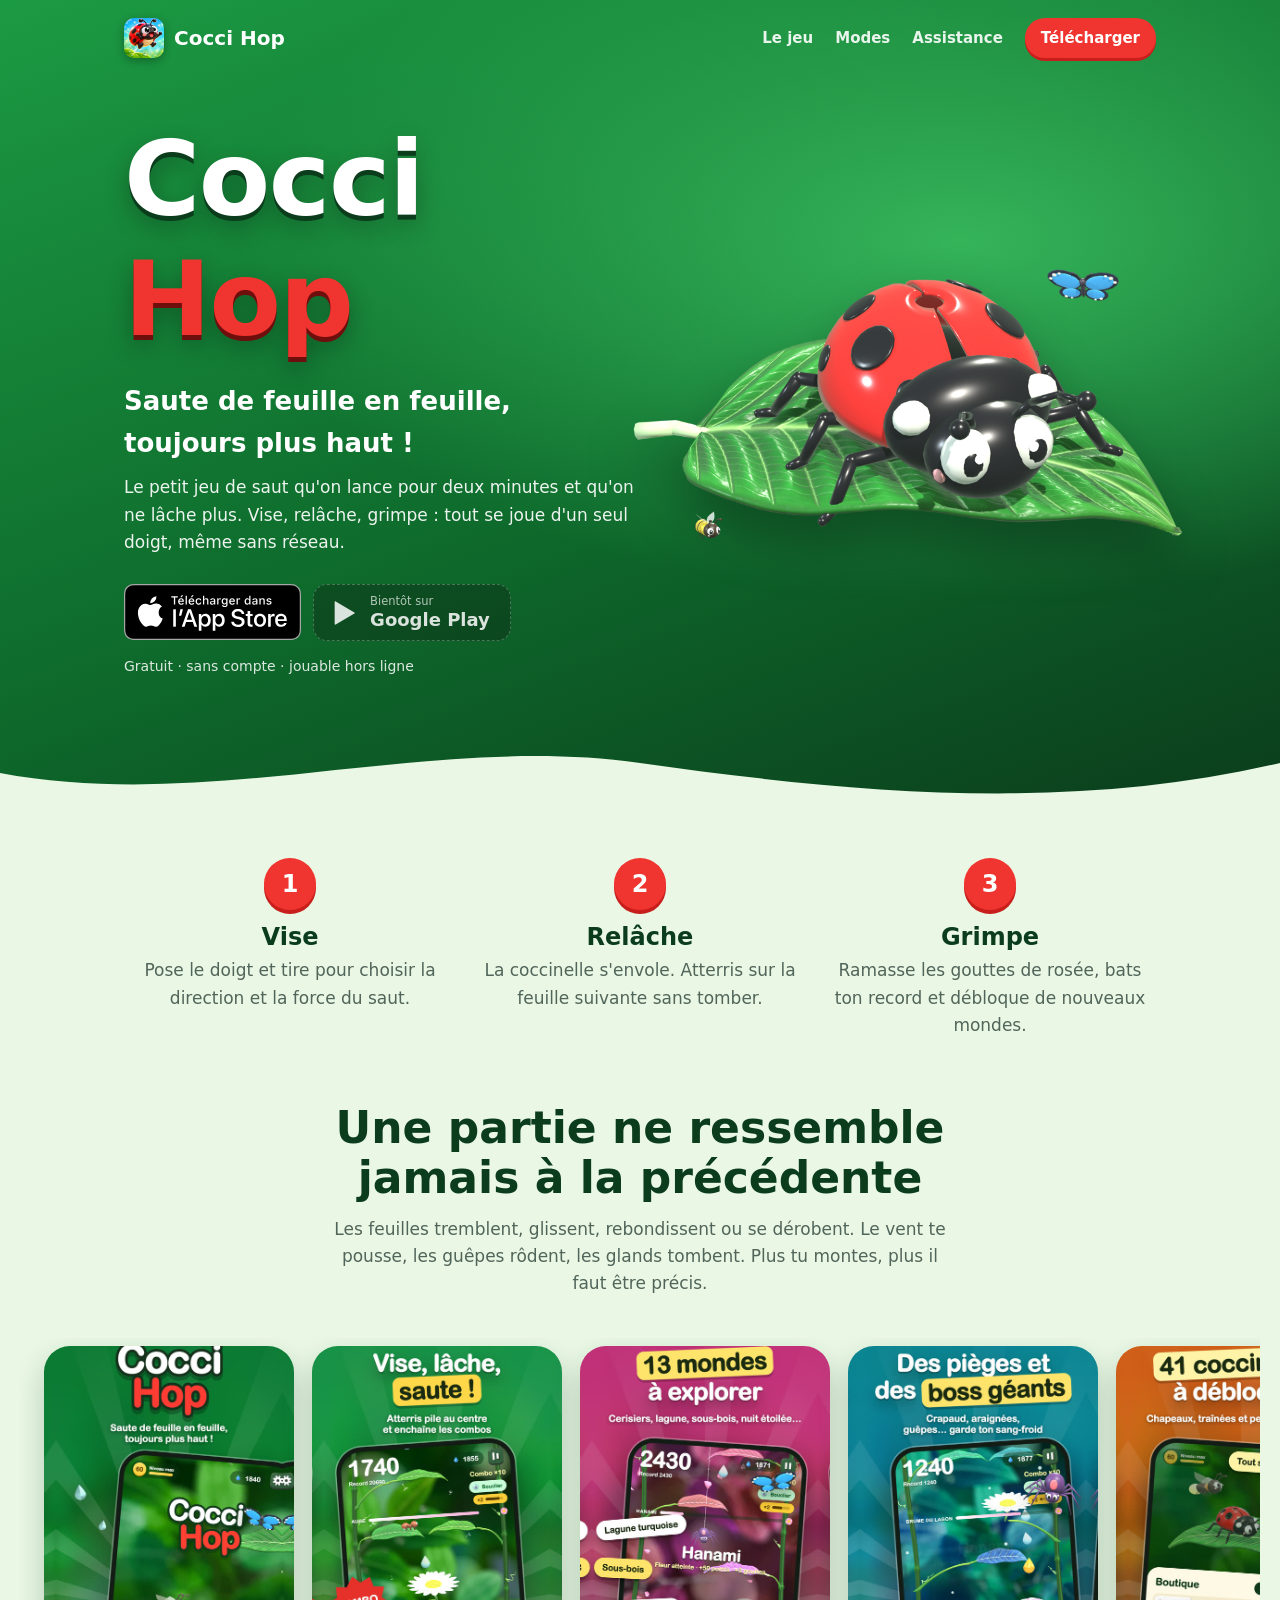
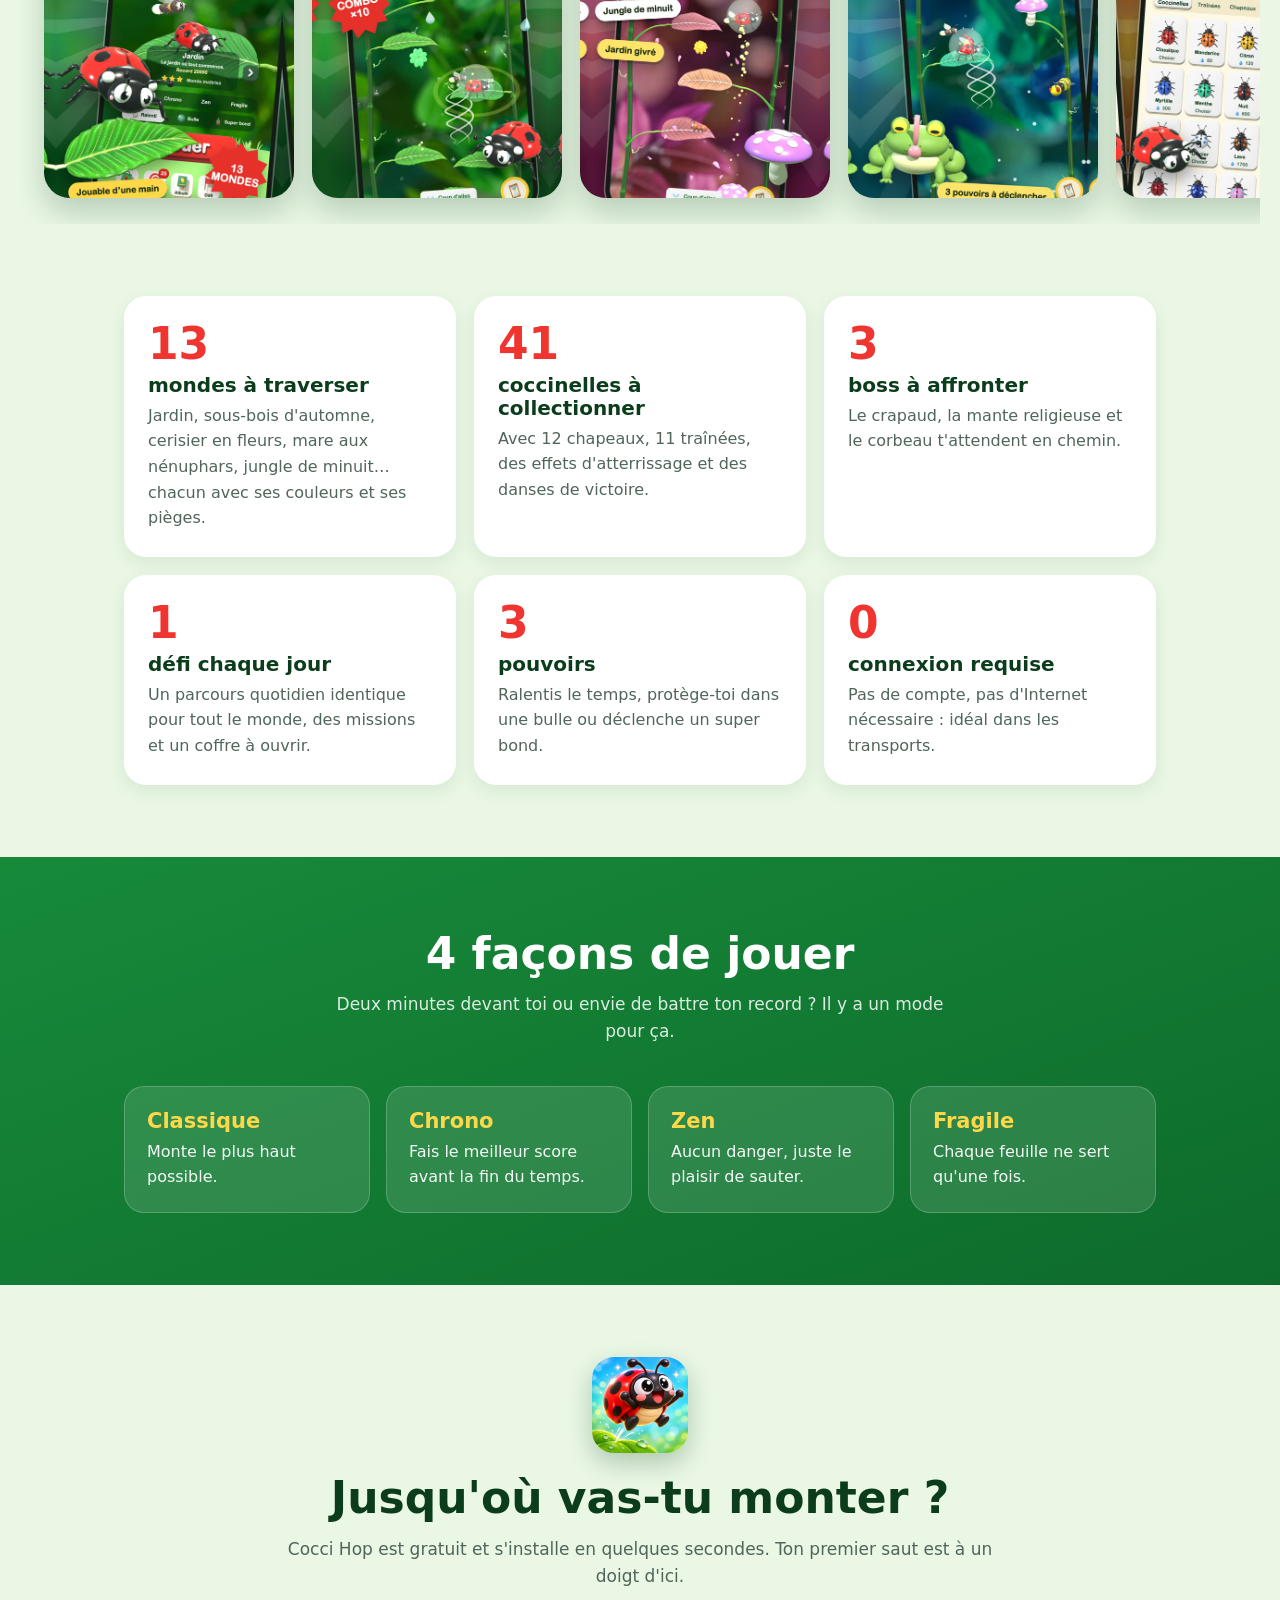
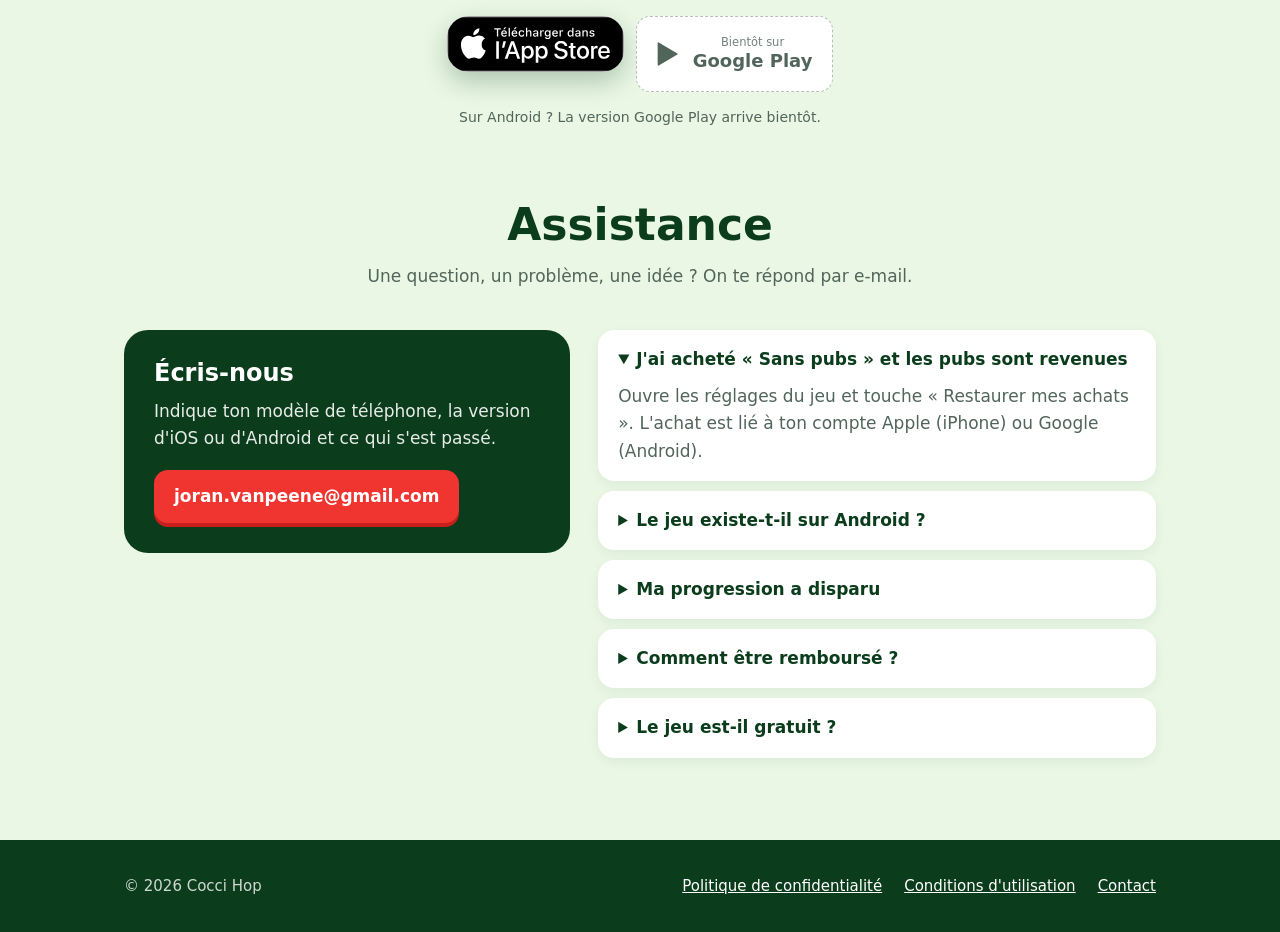
<file: index.html>
<!doctype html>
<html lang="fr">
<head>
<meta charset="utf-8">
<meta name="viewport" content="width=device-width,initial-scale=1">
<title>Cocci Hop : le jeu de coccinelle qui saute de feuille en feuille</title>
<meta name="description" content="Cocci Hop est un jeu de saut gratuit, disponible sur iPhone et bientôt sur Android. Aide une coccinelle à grimper de feuille en feuille : 13 mondes, 4 modes, jouable d'un doigt et hors ligne.">
<meta property="og:title" content="Cocci Hop : saute de feuille en feuille, toujours plus haut">
<meta property="og:description" content="Le jeu de coccinelle mignon et gratuit, à jouer d'un seul doigt. 13 mondes, 41 coccinelles, 4 modes. Disponible sur iPhone, bientôt sur Android.">
<meta property="og:image" content="https://joranvnp.github.io/cocci-hop-site/img/partage.jpg">
<meta property="og:type" content="website">
<meta property="og:url" content="https://joranvnp.github.io/cocci-hop-site/">
<meta name="twitter:card" content="summary_large_image">
<meta name="apple-itunes-app" content="app-id=6834035549">
<meta name="theme-color" content="#0e6b2c">
<link rel="icon" href="icon.png">
<link rel="apple-touch-icon" href="icon.png">
<link rel="stylesheet" href="style.css?v=5">
</head>
<body>

<header class="barre">
  <div class="cadre">
    <a class="marque" href="./"><img src="icon.png" alt="" width="40" height="40">Cocci Hop</a>
    <nav>
      <a class="facultatif" href="#jeu">Le jeu</a>
      <a class="facultatif" href="#modes">Modes</a>
      <a href="#assistance">Assistance</a>
      <a class="telecharger" href="https://apps.apple.com/fr/app/cocci-hop-jeu-de-coccinelle/id6834035549">Télécharger</a>
    </nav>
  </div>
</header>

<main>
<div class="heros">
  <div class="cadre">
    <div>
      <h1 class="titre">Cocci <span>Hop</span></h1>
      <p class="accroche">Saute de feuille en feuille, toujours plus haut&nbsp;!</p>
      <p class="sous">Le petit jeu de saut qu'on lance pour deux minutes et qu'on ne lâche plus. Vise, relâche, grimpe&nbsp;: tout se joue d'un seul doigt, même sans réseau.</p>
      <div class="boutons">
        <a class="badge" href="https://apps.apple.com/fr/app/cocci-hop-jeu-de-coccinelle/id6834035549"><img src="badge-app-store.svg" width="177" height="56" alt="Télécharger dans l'App Store"></a>
        <span class="magasin bientot" aria-label="Bientôt disponible sur Google Play">
          <svg viewBox="0 0 24 24" fill="currentColor" aria-hidden="true"><path d="M4 2.600v18.800c0 .5.500.8.900.5l16-9.400c.4-.2.400-.8 0-1L4.900 2.100c-.4-.3-.9 0-.9.500z"/></svg>
          <span><small>Bientôt sur</small><b>Google Play</b></span>
        </span>
      </div>
      <p class="gratuit">Gratuit · sans compte · jouable hors ligne</p>
    </div>
    <div class="scene">
      <img class="ami a" src="img/butterfly.png" alt="" width="220" height="220">
      <img class="cocci" src="img/hero.png" alt="La coccinelle de Cocci Hop posée sur une feuille" width="960" height="480">
      <img class="ami b" src="img/bee.png" alt="" width="220" height="220">
    </div>
  </div>
  <svg class="vague" viewBox="0 0 1440 70" preserveAspectRatio="none" aria-hidden="true"><path d="M0 40c240 40 480-40 720-10s480 50 720 0v40H0z"/></svg>
</div>

<section class="trois">
  <div class="cadre etapes">
    <div class="etape"><span>1</span><h3>Vise</h3><p>Pose le doigt et tire pour choisir la direction et la force du saut.</p></div>
    <div class="etape"><span>2</span><h3>Relâche</h3><p>La coccinelle s'envole. Atterris sur la feuille suivante sans tomber.</p></div>
    <div class="etape"><span>3</span><h3>Grimpe</h3><p>Ramasse les gouttes de rosée, bats ton record et débloque de nouveaux mondes.</p></div>
  </div>
</section>

<section id="jeu" style="padding-top:0">
  <div class="entete">
    <h2>Une partie ne ressemble jamais à la précédente</h2>
    <p>Les feuilles tremblent, glissent, rebondissent ou se dérobent. Le vent te pousse, les guêpes rôdent, les glands tombent. Plus tu montes, plus il faut être précis.</p>
  </div>
  <div class="captures" tabindex="0" aria-label="Captures d'écran du jeu">
    <img src="img/capture-1.jpg" alt="Écran d'accueil de Cocci Hop" width="540" height="977">
    <img src="img/capture-2.jpg" alt="Capture d'écran du jeu Cocci Hop" width="540" height="977" loading="lazy">
    <img src="img/capture-3.jpg" alt="Capture d'écran du jeu Cocci Hop" width="540" height="977" loading="lazy">
    <img src="img/capture-4.jpg" alt="Capture d'écran du jeu Cocci Hop" width="540" height="977" loading="lazy">
    <img src="img/capture-5.jpg" alt="Capture d'écran du jeu Cocci Hop" width="540" height="977" loading="lazy">
    <img src="img/capture-6.jpg" alt="Capture d'écran du jeu Cocci Hop" width="540" height="977" loading="lazy">
    <img src="img/capture-7.jpg" alt="Capture d'écran du jeu Cocci Hop" width="540" height="977" loading="lazy">
  </div>
</section>

<section style="padding-top:0">
  <div class="cadre atouts">
    <div class="carte"><div class="chiffre">13</div><h3>mondes à traverser</h3><p>Jardin, sous-bois d'automne, cerisier en fleurs, mare aux nénuphars, jungle de minuit… chacun avec ses couleurs et ses pièges.</p></div>
    <div class="carte"><div class="chiffre">41</div><h3>coccinelles à collectionner</h3><p>Avec 12 chapeaux, 11 traînées, des effets d'atterrissage et des danses de victoire.</p></div>
    <div class="carte"><div class="chiffre">3</div><h3>boss à affronter</h3><p>Le crapaud, la mante religieuse et le corbeau t'attendent en chemin.</p></div>
    <div class="carte"><div class="chiffre">1</div><h3>défi chaque jour</h3><p>Un parcours quotidien identique pour tout le monde, des missions et un coffre à ouvrir.</p></div>
    <div class="carte"><div class="chiffre">3</div><h3>pouvoirs</h3><p>Ralentis le temps, protège-toi dans une bulle ou déclenche un super bond.</p></div>
    <div class="carte"><div class="chiffre">0</div><h3>connexion requise</h3><p>Pas de compte, pas d'Internet nécessaire : idéal dans les transports.</p></div>
  </div>
</section>

<section class="bande" id="modes">
  <div class="cadre">
    <div class="entete"><h2>4 façons de jouer</h2><p>Deux minutes devant toi ou envie de battre ton record ? Il y a un mode pour ça.</p></div>
    <div class="modes">
      <div class="mode"><h3>Classique</h3><p>Monte le plus haut possible.</p></div>
      <div class="mode"><h3>Chrono</h3><p>Fais le meilleur score avant la fin du temps.</p></div>
      <div class="mode"><h3>Zen</h3><p>Aucun danger, juste le plaisir de sauter.</p></div>
      <div class="mode"><h3>Fragile</h3><p>Chaque feuille ne sert qu'une fois.</p></div>
    </div>
  </div>
</section>

<section class="appel">
  <div class="cadre">
    <img src="icon.png" alt="" width="96" height="96" loading="lazy">
    <h2>Jusqu'où vas-tu monter&nbsp;?</h2>
    <p>Cocci Hop est gratuit et s'installe en quelques secondes. Ton premier saut est à un doigt d'ici.</p>
    <div class="boutons">
      <a class="badge" href="https://apps.apple.com/fr/app/cocci-hop-jeu-de-coccinelle/id6834035549"><img src="badge-app-store.svg" width="177" height="56" alt="Télécharger dans l'App Store"></a>
      <span class="magasin bientot" aria-label="Bientôt disponible sur Google Play">
        <svg viewBox="0 0 24 24" fill="currentColor" aria-hidden="true"><path d="M4 2.600v18.800c0 .5.500.8.900.5l16-9.400c.4-.2.400-.8 0-1L4.900 2.100c-.4-.3-.9 0-.9.500z"/></svg>
        <span><small>Bientôt sur</small><b>Google Play</b></span>
      </span>
    </div>
    <p class="gratuit">Sur Android&nbsp;? La version Google Play arrive bientôt.</p>
  </div>
</section>

<section id="assistance">
  <div class="cadre">
    <div class="entete"><h2>Assistance</h2><p>Une question, un problème, une idée ? On te répond par e-mail.</p></div>
    <div class="aide">
      <div class="contact">
        <h3>Écris-nous</h3>
        <p>Indique ton modèle de téléphone, la version d'iOS ou d'Android et ce qui s'est passé.</p>
        <a class="courriel" href="mailto:joran.vanpeene@gmail.com?subject=Cocci%20Hop">joran.vanpeene@gmail.com</a>
      </div>
      <div>
        <details open><summary>J'ai acheté « Sans pubs » et les pubs sont revenues</summary><p>Ouvre les réglages du jeu et touche « Restaurer mes achats ». L'achat est lié à ton compte Apple (iPhone) ou Google (Android).</p></details>
        <details><summary>Le jeu existe-t-il sur Android ?</summary><p>Pas encore. La version Android est en cours de test et arrivera bientôt sur Google Play. Sur iPhone et iPad, le jeu est déjà disponible dans l'App Store.</p></details>
        <details><summary>Ma progression a disparu</summary><p>Sur iPhone, ta progression est copiée dans ton compte iCloud : connecte-toi au même compte Apple et relance le jeu pour la retrouver. Sans iCloud, elle reste sur ton appareil et disparaît si tu supprimes le jeu.</p></details>
        <details><summary>Comment être remboursé ?</summary><p>Sur iPhone, les remboursements sont gérés par Apple, sur <a href="https://reportaproblem.apple.com">reportaproblem.apple.com</a>. Sur Android, ils sont gérés par Google Play, depuis ton historique de commandes sur <a href="https://play.google.com/store/account/orderhistory">play.google.com</a>.</p></details>
        <details><summary>Le jeu est-il gratuit ?</summary><p>Oui, tout le jeu est gratuit. Il contient des publicités ; un achat unique « Sans pubs » retire les publicités entre les parties.</p></details>
      </div>
    </div>
  </div>
</section>
</main>
<script type="application/ld+json">{"@context":"https://schema.org","@type":"MobileApplication","name":"Cocci Hop","operatingSystem":"iOS","applicationCategory":"GameApplication","inLanguage":"fr","url":"https://joranvnp.github.io/cocci-hop-site/","installUrl":"https://apps.apple.com/fr/app/cocci-hop-jeu-de-coccinelle/id6834035549","offers":{"@type":"Offer","price":"0","priceCurrency":"EUR"}}</script>

<footer>
  <div class="cadre">
    <span>© 2026 Cocci Hop</span>
    <nav>
      <a href="confidentialite.html">Politique de confidentialité</a>
      <a href="conditions.html">Conditions d'utilisation</a>
      <a href="mailto:joran.vanpeene@gmail.com?subject=Cocci%20Hop">Contact</a>
    </nav>
  </div>
</footer>
</body>
</html>
</file>
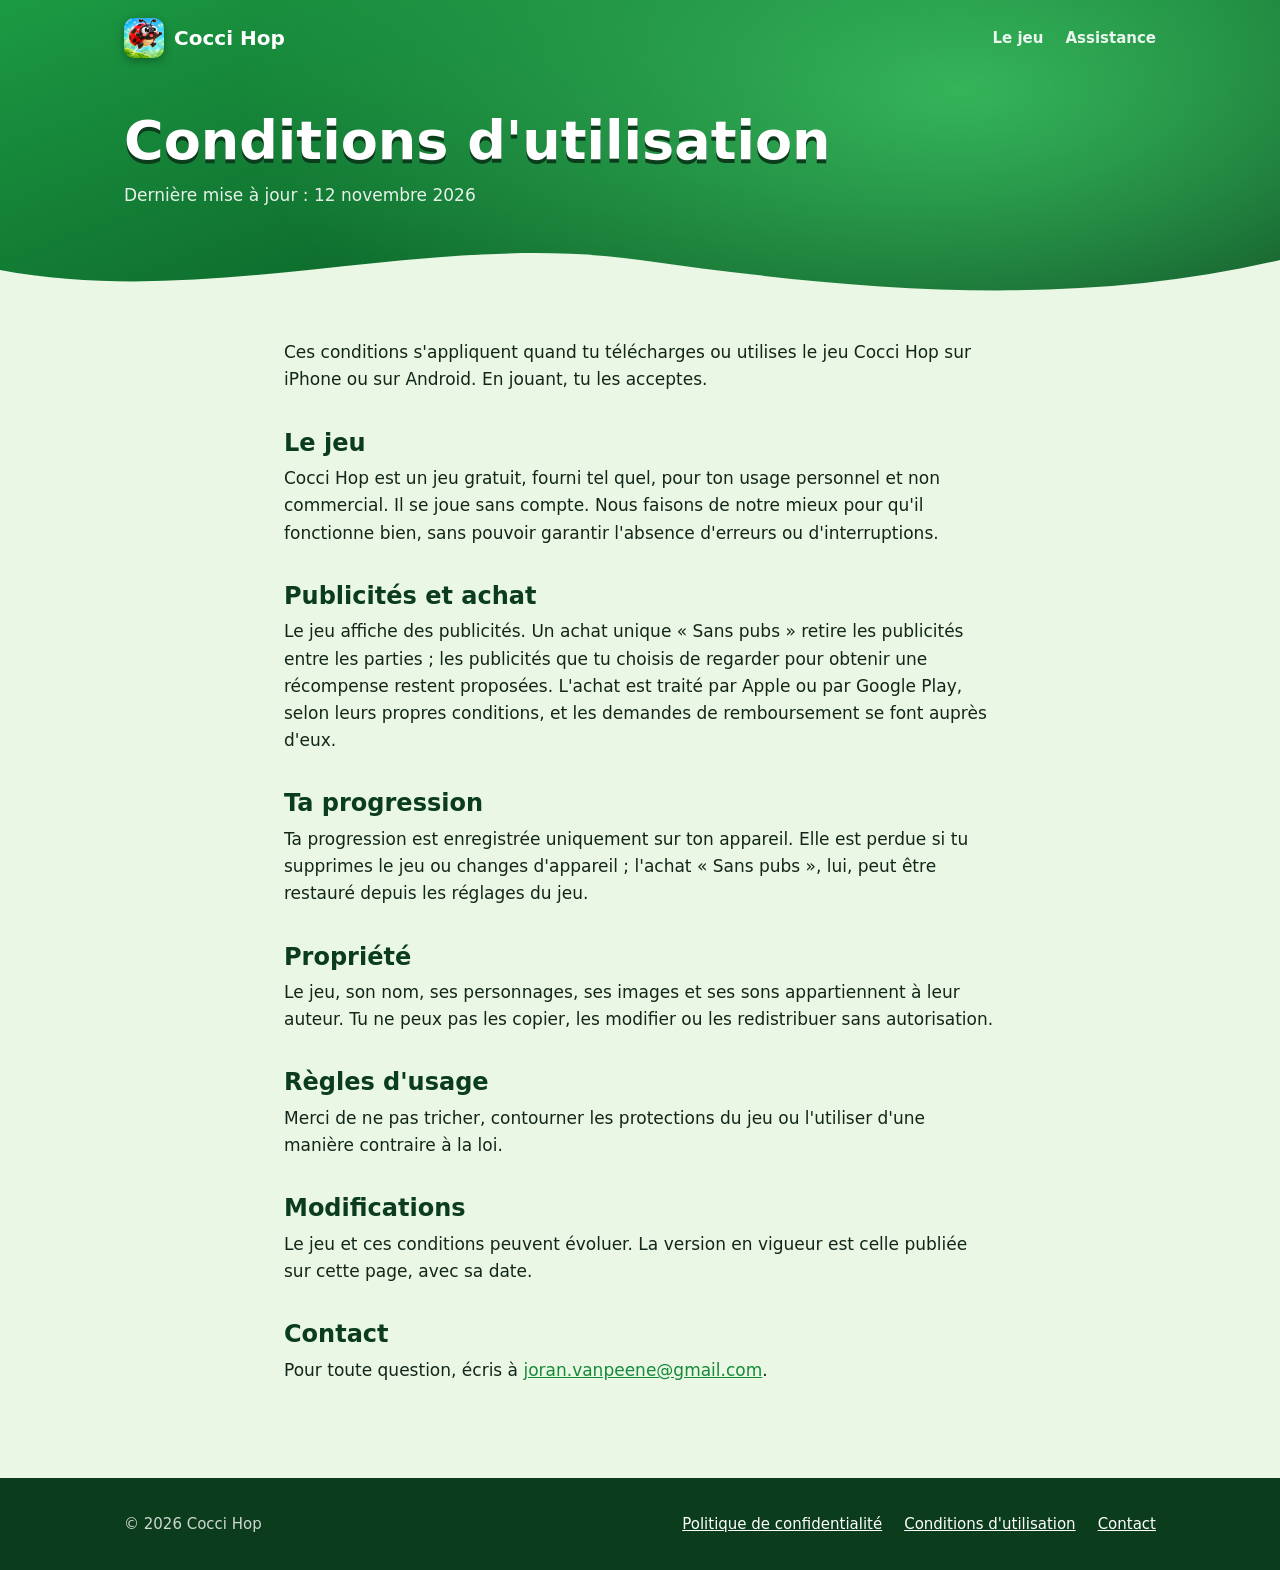
<file: conditions.html>
<!doctype html>
<html lang="fr">
<head>
<meta charset="utf-8">
<meta name="viewport" content="width=device-width,initial-scale=1">
<title>Cocci Hop — Conditions d'utilisation</title>
<meta name="description" content="Conditions d'utilisation du jeu Cocci Hop pour iPhone et Android.">
<meta name="theme-color" content="#0e6b2c">
<link rel="icon" href="icon.png">
<link rel="stylesheet" href="style.css?v=5">
</head>
<body class="page-texte">
<header class="barre">
  <div class="cadre">
    <a class="marque" href="./"><img src="icon.png" alt="" width="40" height="40">Cocci Hop</a>
    <nav><a href="./">Le jeu</a><a href="./#assistance">Assistance</a></nav>
  </div>
</header>
<div class="heros">
  <div class="cadre"><h1>Conditions d'utilisation</h1><p>Dernière mise à jour : 12 novembre 2026</p></div>
  <svg class="vague" viewBox="0 0 1440 70" preserveAspectRatio="none" aria-hidden="true"><path d="M0 40c240 40 480-40 720-10s480 50 720 0v40H0z"/></svg>
</div>
<main class="texte">
<p>Ces conditions s'appliquent quand tu télécharges ou utilises le jeu Cocci Hop sur iPhone ou sur Android. En jouant, tu les acceptes.</p>
<h2>Le jeu</h2>
<p>Cocci Hop est un jeu gratuit, fourni tel quel, pour ton usage personnel et non commercial. Il se joue sans compte. Nous faisons de notre mieux pour qu'il fonctionne bien, sans pouvoir garantir l'absence d'erreurs ou d'interruptions.</p>
<h2>Publicités et achat</h2>
<p>Le jeu affiche des publicités. Un achat unique « Sans pubs » retire les publicités entre les parties ; les publicités que tu choisis de regarder pour obtenir une récompense restent proposées. L'achat est traité par Apple ou par Google Play, selon leurs propres conditions, et les demandes de remboursement se font auprès d'eux.</p>
<h2>Ta progression</h2>
<p>Ta progression est enregistrée uniquement sur ton appareil. Elle est perdue si tu supprimes le jeu ou changes d'appareil ; l'achat « Sans pubs », lui, peut être restauré depuis les réglages du jeu.</p>
<h2>Propriété</h2>
<p>Le jeu, son nom, ses personnages, ses images et ses sons appartiennent à leur auteur. Tu ne peux pas les copier, les modifier ou les redistribuer sans autorisation.</p>
<h2>Règles d'usage</h2>
<p>Merci de ne pas tricher, contourner les protections du jeu ou l'utiliser d'une manière contraire à la loi.</p>
<h2>Modifications</h2>
<p>Le jeu et ces conditions peuvent évoluer. La version en vigueur est celle publiée sur cette page, avec sa date.</p>
<h2>Contact</h2>
<p>Pour toute question, écris à <a href="mailto:joran.vanpeene@gmail.com?subject=Cocci%20Hop">joran.vanpeene@gmail.com</a>.</p>
</main>
<footer>
  <div class="cadre">
    <span>© 2026 Cocci Hop</span>
    <nav>
      <a href="confidentialite.html">Politique de confidentialité</a>
      <a href="conditions.html">Conditions d'utilisation</a>
      <a href="mailto:joran.vanpeene@gmail.com?subject=Cocci%20Hop">Contact</a>
    </nav>
  </div>
</footer>
</body>
</html>
</file>
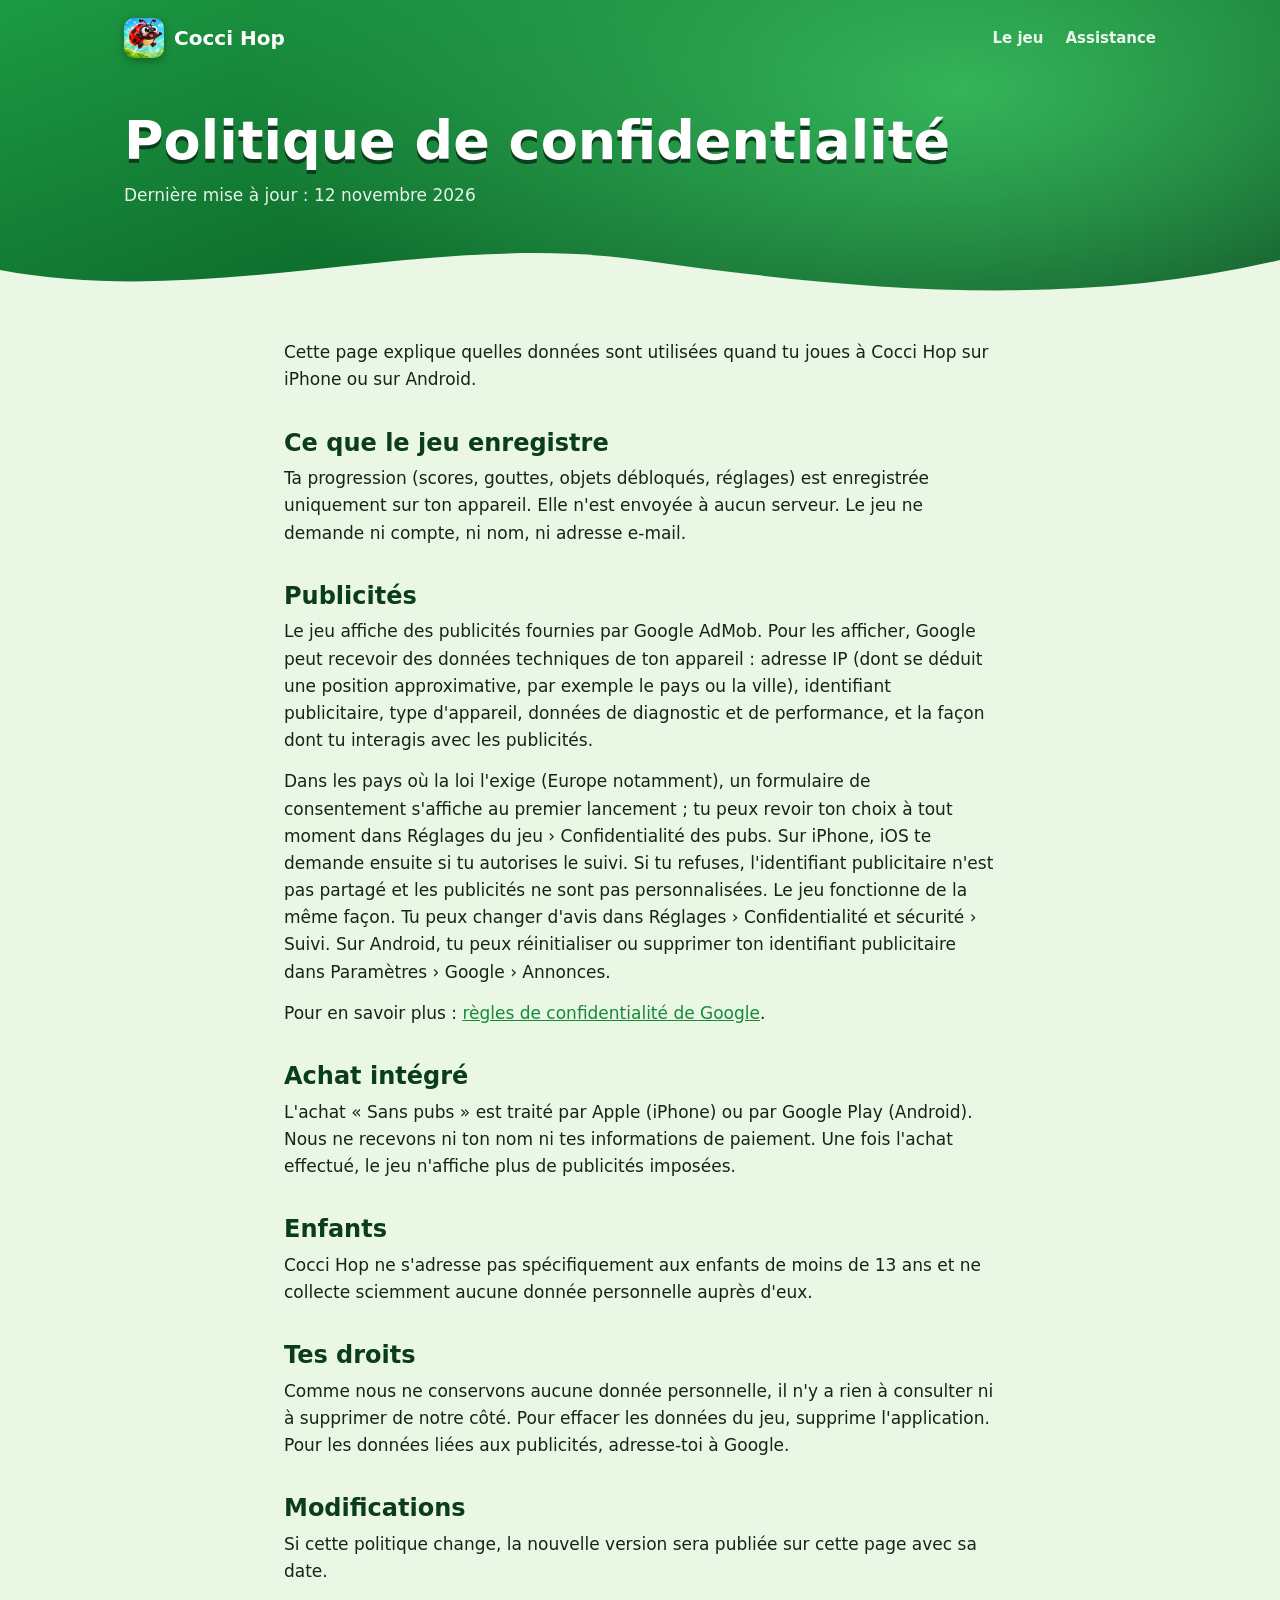
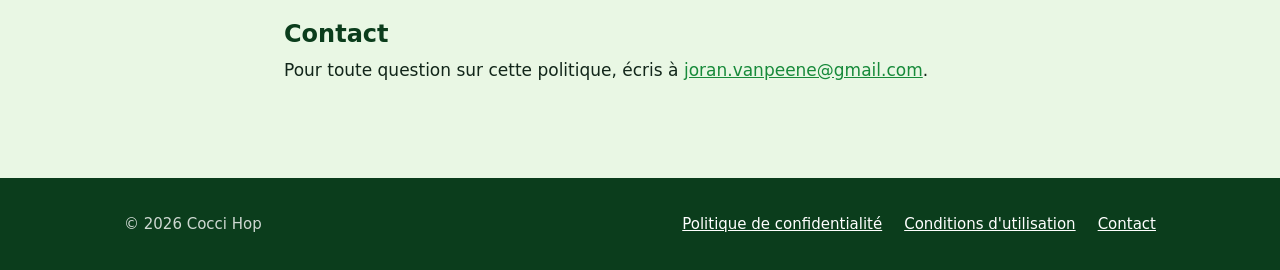
<file: confidentialite.html>
<!doctype html>
<html lang="fr">
<head>
<meta charset="utf-8">
<meta name="viewport" content="width=device-width,initial-scale=1">
<title>Cocci Hop — Politique de confidentialité</title>
<meta name="description" content="Politique de confidentialité du jeu Cocci Hop pour iPhone et Android.">
<meta name="theme-color" content="#0e6b2c">
<link rel="icon" href="icon.png">
<link rel="stylesheet" href="style.css?v=5">
</head>
<body class="page-texte">
<header class="barre">
  <div class="cadre">
    <a class="marque" href="./"><img src="icon.png" alt="" width="40" height="40">Cocci Hop</a>
    <nav><a href="./">Le jeu</a><a href="./#assistance">Assistance</a></nav>
  </div>
</header>
<div class="heros">
  <div class="cadre"><h1>Politique de confidentialité</h1><p>Dernière mise à jour : 12 novembre 2026</p></div>
  <svg class="vague" viewBox="0 0 1440 70" preserveAspectRatio="none" aria-hidden="true"><path d="M0 40c240 40 480-40 720-10s480 50 720 0v40H0z"/></svg>
</div>
<main class="texte">
<p>Cette page explique quelles données sont utilisées quand tu joues à Cocci Hop sur iPhone ou sur Android.</p>
<h2>Ce que le jeu enregistre</h2>
<p>Ta progression (scores, gouttes, objets débloqués, réglages) est enregistrée uniquement sur ton appareil. Elle n'est envoyée à aucun serveur. Le jeu ne demande ni compte, ni nom, ni adresse e-mail.</p>
<h2>Publicités</h2>
<p>Le jeu affiche des publicités fournies par Google AdMob. Pour les afficher, Google peut recevoir des données techniques de ton appareil : adresse IP (dont se déduit une position approximative, par exemple le pays ou la ville), identifiant publicitaire, type d'appareil, données de diagnostic et de performance, et la façon dont tu interagis avec les publicités.</p>
<p>Dans les pays où la loi l'exige (Europe notamment), un formulaire de consentement s'affiche au premier lancement ; tu peux revoir ton choix à tout moment dans Réglages du jeu › Confidentialité des pubs. Sur iPhone, iOS te demande ensuite si tu autorises le suivi. Si tu refuses, l'identifiant publicitaire n'est pas partagé et les publicités ne sont pas personnalisées. Le jeu fonctionne de la même façon. Tu peux changer d'avis dans Réglages › Confidentialité et sécurité › Suivi. Sur Android, tu peux réinitialiser ou supprimer ton identifiant publicitaire dans Paramètres › Google › Annonces.</p>
<p>Pour en savoir plus : <a href="https://policies.google.com/privacy">règles de confidentialité de Google</a>.</p>
<h2>Achat intégré</h2>
<p>L'achat « Sans pubs » est traité par Apple (iPhone) ou par Google Play (Android). Nous ne recevons ni ton nom ni tes informations de paiement. Une fois l'achat effectué, le jeu n'affiche plus de publicités imposées.</p>
<h2>Enfants</h2>
<p>Cocci Hop ne s'adresse pas spécifiquement aux enfants de moins de 13 ans et ne collecte sciemment aucune donnée personnelle auprès d'eux.</p>
<h2>Tes droits</h2>
<p>Comme nous ne conservons aucune donnée personnelle, il n'y a rien à consulter ni à supprimer de notre côté. Pour effacer les données du jeu, supprime l'application. Pour les données liées aux publicités, adresse-toi à Google.</p>
<h2>Modifications</h2>
<p>Si cette politique change, la nouvelle version sera publiée sur cette page avec sa date.</p>
<h2>Contact</h2>
<p>Pour toute question sur cette politique, écris à <a href="mailto:joran.vanpeene@gmail.com?subject=Cocci%20Hop">joran.vanpeene@gmail.com</a>.</p>
</main>
<footer>
  <div class="cadre">
    <span>© 2026 Cocci Hop</span>
    <nav>
      <a href="confidentialite.html">Politique de confidentialité</a>
      <a href="conditions.html">Conditions d'utilisation</a>
      <a href="mailto:joran.vanpeene@gmail.com?subject=Cocci%20Hop">Contact</a>
    </nav>
  </div>
</footer>
</body>
</html>
</file>
<file: style.css>
:root{
  --vert-nuit:#0b3d1c;--vert:#178a3a;--vert-clair:#3fc463;--feuille:#e9f7e4;
  --rouge:#f0342f;--rouge-fonce:#c81f1c;--jaune:#ffd84a;--encre:#12261a;--gris:#51655a;
  --rond:ui-rounded,"SF Pro Rounded","Nunito","Varela Round","Segoe UI",Roboto,system-ui,sans-serif;
}
*{box-sizing:border-box}
html{scroll-behavior:smooth}
body{margin:0;font:17px/1.6 var(--rond);color:var(--encre);background:var(--feuille)}
img{max-width:100%;height:auto;display:block}
a{color:var(--vert)}
h1,h2,h3{line-height:1.15;margin:0}
.cadre{max-width:1080px;margin:0 auto;padding:0 24px}

/* Barre du haut */
.barre{position:absolute;top:0;left:0;right:0;z-index:5}
.barre .cadre{display:flex;align-items:center;justify-content:space-between;padding-top:18px;padding-bottom:18px}
.marque{white-space:nowrap;display:flex;align-items:center;gap:10px;font-weight:800;font-size:20px;color:#fff;text-decoration:none}
.marque img{width:40px;height:40px;border-radius:10px;box-shadow:0 3px 10px rgba(0,0,0,.3)}
.barre nav{display:flex;gap:22px;align-items:center}
.barre nav a{color:#fff;text-decoration:none;font-weight:700;font-size:15px;opacity:.9}
.barre nav a:hover{opacity:1;text-decoration:underline}
.barre nav a.telecharger{opacity:1;background:var(--rouge);padding:8px 16px;border-radius:999px;box-shadow:0 3px 0 var(--rouge-fonce)}
.barre nav a.telecharger:hover{text-decoration:none;filter:brightness(1.08)}

/* Héros */
.heros{position:relative;overflow:hidden;color:#fff;
  background:radial-gradient(1200px 600px at 75% 30%,#35b45a 0,transparent 60%),linear-gradient(160deg,#1c9a43 0,#0e6b2c 55%,var(--vert-nuit) 100%)}
.heros .cadre{display:grid;grid-template-columns:1.05fr 1fr;gap:24px;align-items:center;padding-top:120px;padding-bottom:110px}
.titre{font-size:clamp(56px,9vw,104px);font-weight:900;letter-spacing:-1.5px;
  text-shadow:0 5px 0 var(--vert-nuit),0 10px 24px rgba(0,0,0,.3)}
.titre span{display:block;color:var(--rouge);-webkit-text-stroke:0;text-shadow:0 5px 0 #6e0f0d,0 10px 24px rgba(0,0,0,.3)}
.accroche{font-size:clamp(20px,2.6vw,26px);font-weight:700;margin:22px 0 10px}
.sous{max-width:30em;opacity:.92;margin:0 0 28px}
.boutons{display:flex;flex-wrap:wrap;gap:12px}
.magasin{display:flex;align-items:center;gap:12px;padding:10px 20px 10px 16px;border-radius:14px;background:#0c1a11;color:#fff;
  text-decoration:none;border:1.5px solid rgba(255,255,255,.25);min-width:190px}
.magasin svg{width:28px;height:28px;flex:none}
.magasin small{display:block;font-size:11.5px;opacity:.8;line-height:1.2}
.magasin b{display:block;font-size:18px;line-height:1.2}
a.badge:focus-visible,.telecharger:focus-visible{outline:3px solid var(--jaune);outline-offset:3px}
a.badge{display:block;border-radius:10px;transition:transform .15s}
a.badge img{height:56px;width:auto}
a.badge:hover{transform:translateY(-2px)}
.magasin{min-height:56px}
.magasin.bientot{background:rgba(12,26,17,.35);border-style:dashed;color:rgba(255,255,255,.85);cursor:default}
.gratuit{margin-top:14px;font-size:14px;opacity:.85}
.scene{position:relative}
.scene .cocci{width:118%;max-width:none;margin-left:-9%;filter:drop-shadow(0 26px 26px rgba(0,0,0,.35));animation:flotte 5s ease-in-out infinite}
.scene .ami{position:absolute;width:88px;animation:flotte 4s ease-in-out infinite}
.scene .ami.a{top:-6%;right:6%;animation-delay:-1s}
.scene .ami.b{bottom:-4%;left:2%;width:72px;animation-delay:-2.4s}
@keyframes flotte{50%{transform:translateY(-14px)}}
.vague{position:absolute;left:0;right:0;bottom:-1px;width:100%;height:70px;fill:var(--feuille)}

/* Sections */
section{padding:72px 0}
.entete{text-align:center;max-width:calc(36em + 48px);margin:0 auto 40px;padding:0 24px}
.entete h2{font-size:clamp(30px,4.4vw,44px);font-weight:900;color:var(--vert-nuit)}
.entete p{color:var(--gris);margin:12px 0 0}

/* Trois gestes */
.trois{padding:56px 0 64px}
.etapes{display:grid;grid-template-columns:repeat(3,1fr);gap:18px}
.etape{text-align:center;padding:0 10px}
.etape span{display:inline-grid;place-items:center;width:52px;height:52px;border-radius:50%;background:var(--rouge);color:#fff;
  font-weight:900;font-size:24px;box-shadow:0 4px 0 var(--rouge-fonce)}
.etape h3{font-size:24px;color:var(--vert-nuit);margin:14px 0 6px}
.etape p{margin:0;color:var(--gris)}

/* Appel à télécharger */
.appel{text-align:center;padding-bottom:0}
.appel .cadre{max-width:760px}
.appel img{width:96px;height:96px;border-radius:22px;margin:0 auto 20px;box-shadow:0 10px 24px rgba(11,61,28,.25)}
.appel h2{font-size:clamp(30px,4.4vw,44px);font-weight:900;color:var(--vert-nuit)}
.appel p{color:var(--gris);margin:12px 0 26px}
.appel .boutons{justify-content:center}
.appel .magasin.bientot{background:#fff;color:var(--gris);border-color:rgba(18,38,26,.3)}
.appel .gratuit{margin:14px 0 0;opacity:1}

/* Captures */
.captures{display:flex;gap:18px;overflow-x:auto;scroll-snap-type:x mandatory;padding:8px 24px 26px;
  max-width:1240px;margin:0 auto;scrollbar-width:thin;scrollbar-color:var(--vert-clair) transparent}
.captures img{flex:none;width:250px;aspect-ratio:1194/2160;border-radius:26px;scroll-snap-align:center;
  box-shadow:0 14px 30px rgba(11,61,28,.22);background:#0e6b2c}

/* Atouts */
.atouts{display:grid;grid-template-columns:repeat(3,1fr);gap:18px}
.carte{background:#fff;border-radius:22px;padding:26px 24px;box-shadow:0 6px 18px rgba(11,61,28,.08)}
.carte .chiffre{font-size:44px;font-weight:900;color:var(--rouge);line-height:1}
.carte h3{font-size:20px;margin:8px 0 6px;color:var(--vert-nuit)}
.carte p{margin:0;color:var(--gris);font-size:16px}

/* Modes */
.bande{background:linear-gradient(160deg,#178a3a,#0e6b2c);color:#fff}
.bande .entete h2{color:#fff}.bande .entete p{color:rgba(255,255,255,.85)}
.modes{display:grid;grid-template-columns:repeat(4,1fr);gap:16px}
.mode{background:rgba(255,255,255,.12);border:1.5px solid rgba(255,255,255,.2);border-radius:20px;padding:22px}
.mode h3{font-size:21px;color:var(--jaune);margin-bottom:6px}
.mode p{margin:0;font-size:16px;opacity:.95}

/* Assistance */
.aide{display:grid;grid-template-columns:1fr 1.25fr;gap:28px;align-items:start}
.contact{background:var(--vert-nuit);color:#fff;border-radius:24px;padding:30px}
.contact h3{font-size:24px;margin-bottom:10px}
.contact p{margin:0 0 18px;opacity:.9}
.courriel{display:inline-block;background:var(--rouge);color:#fff;font-weight:800;text-decoration:none;padding:13px 20px;border-radius:14px;
  box-shadow:0 4px 0 var(--rouge-fonce);word-break:break-all}
.courriel:hover{filter:brightness(1.08)}
details{background:#fff;border-radius:16px;padding:16px 20px;margin-bottom:10px;box-shadow:0 4px 12px rgba(11,61,28,.06)}
summary{font-weight:800;cursor:pointer;color:var(--vert-nuit)}
details p{margin:10px 0 0;color:var(--gris)}

/* Pied */
footer{background:var(--vert-nuit);color:rgba(255,255,255,.8);padding:34px 0;font-size:15px}
footer .cadre{display:flex;flex-wrap:wrap;gap:14px 26px;align-items:center;justify-content:space-between}
footer a{color:#fff}
footer nav{display:flex;flex-wrap:wrap;gap:8px 22px}

/* Pages de texte */
.page-texte .heros .cadre{display:block;padding-top:110px;padding-bottom:90px}
.page-texte .heros h1{font-size:clamp(34px,5.5vw,54px);font-weight:900;text-shadow:0 4px 0 var(--vert-nuit)}
.page-texte .heros p{opacity:.9;margin:10px 0 0}
.texte{max-width:760px;margin:0 auto;padding:40px 24px 80px}
.texte h2{font-size:24px;color:var(--vert-nuit);margin:36px 0 8px}
.texte p{margin:0 0 14px}

@media (max-width:860px){
  .heros .cadre{grid-template-columns:1fr;text-align:center;padding-top:104px;padding-bottom:90px}
  .sous{margin-left:auto;margin-right:auto}.boutons{justify-content:center}
  .scene{max-width:440px;margin:10px auto 0}.scene .cocci{width:100%;margin-left:0}
  .atouts{grid-template-columns:1fr 1fr}.modes{grid-template-columns:1fr 1fr}.aide{grid-template-columns:1fr}
  .barre nav{gap:14px}
  .barre nav a.facultatif{display:none}
}
@media (max-width:520px){
  section{padding:54px 0}.atouts,.modes,.etapes{grid-template-columns:1fr}.etapes{gap:30px}.trois{padding:44px 0 54px}.appel{padding-bottom:0}
  .barre nav a:not(.telecharger){display:none}
  .captures img{width:210px}.magasin{min-width:0;flex:1 1 100%;justify-content:center}a.badge{flex:1 1 100%}a.badge img{margin:0 auto}
}
@media (prefers-reduced-motion:reduce){.scene .cocci,.scene .ami{animation:none}html{scroll-behavior:auto}}
</file>
